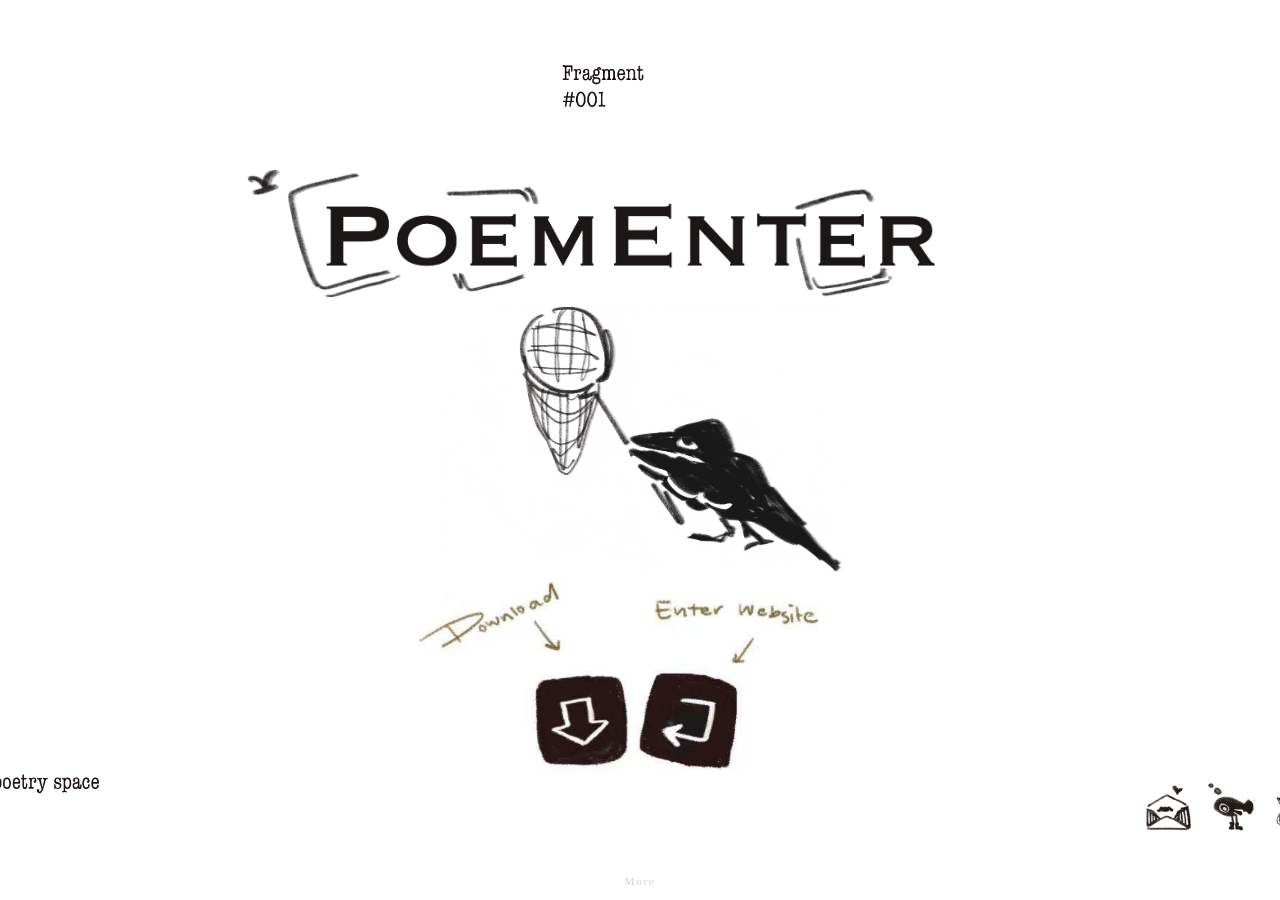
<file: index.html>
<!doctype html>
<html lang="zh-CN">
  <head>
    <meta charset="UTF-8" />
    <meta name="viewport" content="width=device-width, initial-scale=1" />
    <title>Poementer</title>
    <link rel="stylesheet" href="styles.css" />
  </head>
  <body>
    <main class="poster" aria-label="Poementer poster">
      <img class="piece lit lit-1" src="component/lit1.png" alt="Date 06-08.02. 2026" />
      <img class="piece lit lit-2" src="component/lit2.png" alt="写什么！" />
      <img class="piece lit lit-3" src="component/lit3.png" alt="Chapter 1. to be continute..." />
      <img class="piece logo" src="component/poementer_icon.png" alt="POEMENTER" />
      <img class="piece mascot" src="component/mascot.png" alt="Mascot with microphone" />
      <div class="piece indicators" aria-label="Indicators">
        <img class="indicators-img" src="component/indicators.jpg" alt="Indicators" />
        <a class="indicator-download" href="app-release.apk" download aria-label="下载软件"></a>
        <a
          class="indicator-web"
          href="https://cloud1-5gb0pbyl400845f5-1378788263.tcloudbaseapp.com/"
          target="_blank"
          rel="noopener noreferrer"
          aria-label="进入网页版"
        ></a>
      </div>
      <img class="piece lit lit-4" src="component/lit4.png" alt="Poementer an independent poetry space est.2026" />
      <img class="piece enter" src="component/sth.png" alt="Navigation icons" />
    </main>
    <a class="more-link" href="more/index.html" aria-label="More links and projects">More</a>
  </body>
</html>
</file>
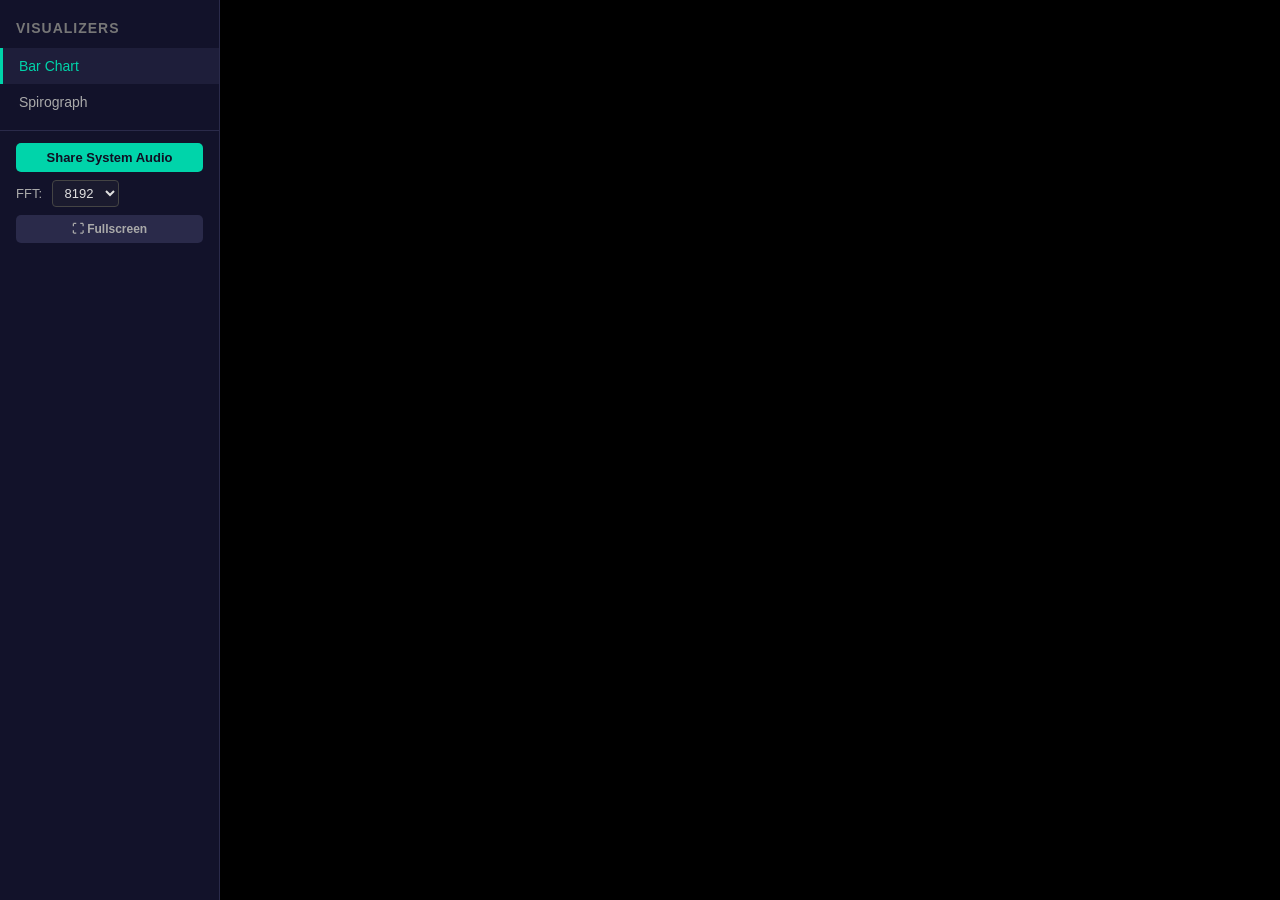
<file: audio-viz/index.html>
<!doctype html>
<html lang="en">
  <head>
    <meta charset="UTF-8" />
    <link rel="icon" type="image/svg+xml" href="./vite.svg" />
    <meta name="viewport" content="width=device-width, initial-scale=1.0" />
    <title>Audio Visualization</title>
    <script type="module" crossorigin src="./assets/index-ya3rnhoT.js"></script>
    <link rel="stylesheet" crossorigin href="./assets/index-CaedUQ47.css">
  </head>
  <body>
    <div id="app"></div>
  </body>
</html>
</file>
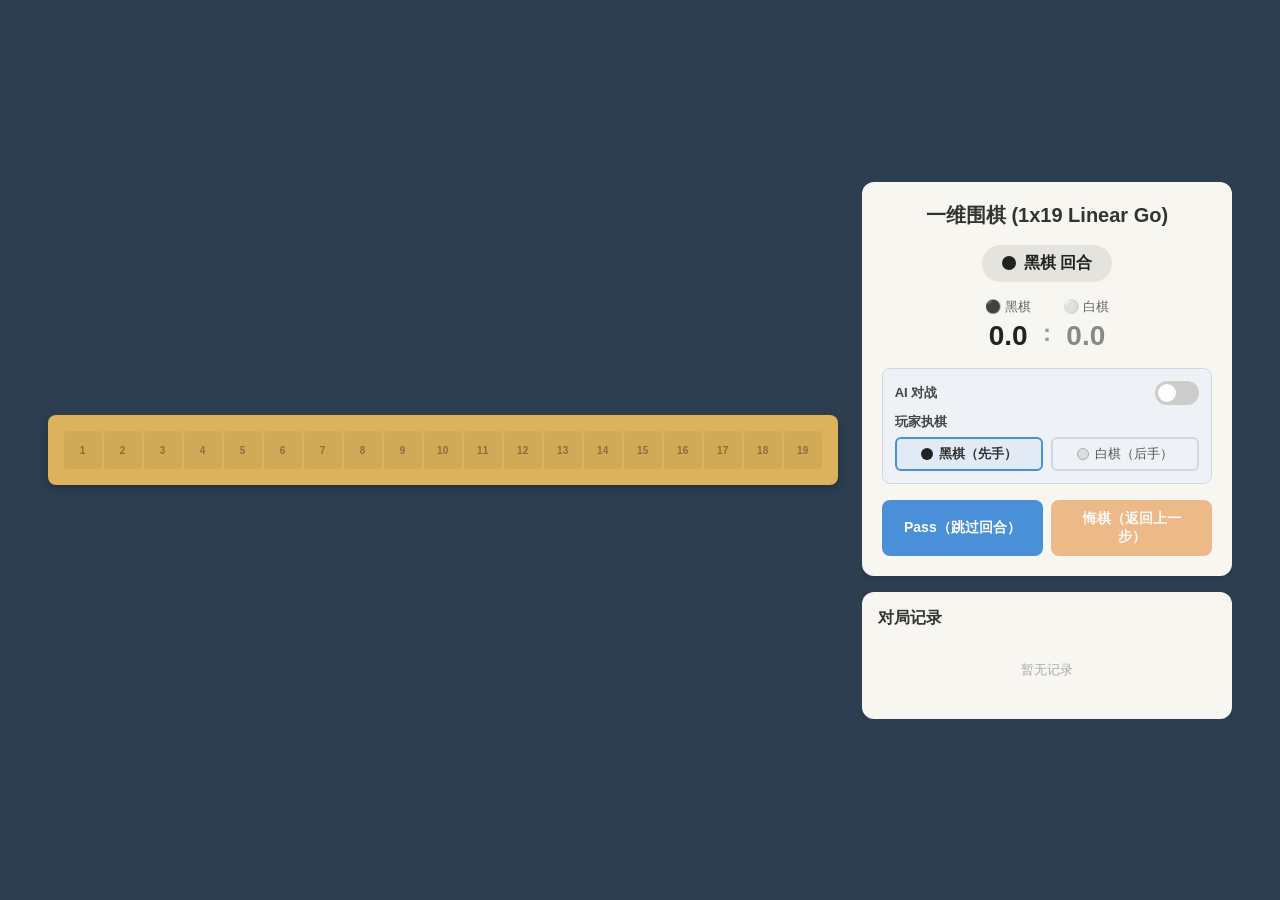
<file: linear-go/index.html>
<!DOCTYPE html>
<html lang="zh-CN">
  <head>
    <meta charset="UTF-8" />
    <meta name="viewport" content="width=device-width, initial-scale=1.0" />
    <title>一维围棋 (1x19 Linear Go)</title>
    <script type="module" crossorigin src="./assets/index-DbEi7yz3.js"></script>
    <link rel="stylesheet" crossorigin href="./assets/index-DJ0LLs6f.css">
  </head>
  <body>
    <div id="app"></div>
  </body>
</html>
</file>
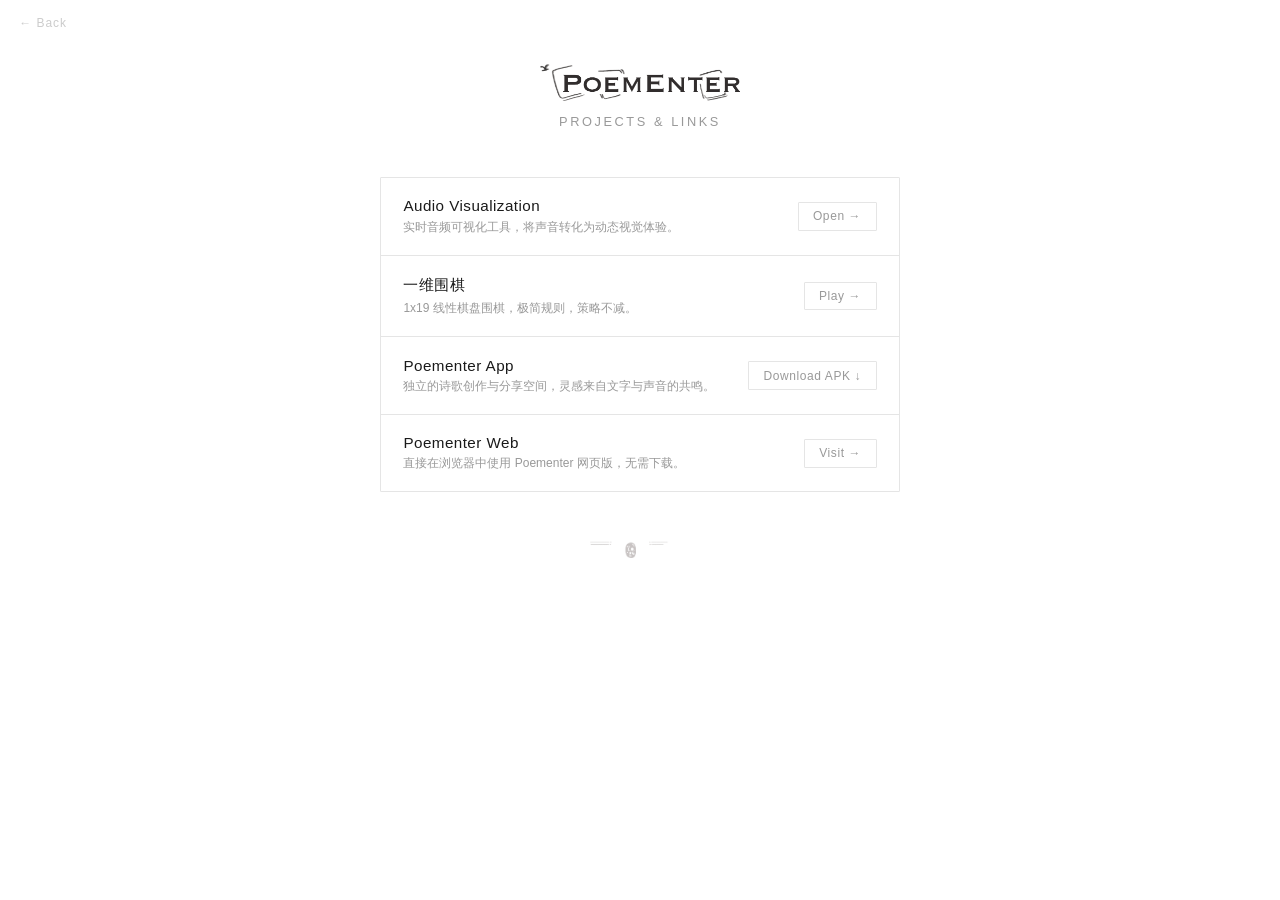
<file: more/index.html>
<!doctype html>
<html lang="zh-CN">
  <head>
    <meta charset="UTF-8" />
    <meta name="viewport" content="width=device-width, initial-scale=1" />
    <title>More — Poementer</title>
    <link rel="stylesheet" href="style.css" />
  </head>
  <body>
    <a class="back-link" href="../index.html" aria-label="Back to home">&larr; Back</a>

    <header class="more-header">
      <img class="more-logo" src="../component/poementer_icon.png" alt="Poementer" />
      <p class="more-subtitle">Projects & Links</p>
    </header>

    <main class="more-list">

      <div class="project-card">
        <div class="card-info">
          <h2 class="card-title">Audio Visualization</h2>
          <p class="card-desc">实时音频可视化工具，将声音转化为动态视觉体验。</p>
        </div>
        <a class="card-link" href="../audio-viz/index.html" target="_blank">Open &rarr;</a>
      </div>

      <div class="project-card">
        <div class="card-info">
          <h2 class="card-title">一维围棋</h2>
          <p class="card-desc">1x19 线性棋盘围棋，极简规则，策略不减。</p>
        </div>
        <a class="card-link" href="../linear-go/index.html" target="_blank">Play &rarr;</a>
      </div>

      <div class="project-card">
        <div class="card-info">
          <h2 class="card-title">Poementer App</h2>
          <p class="card-desc">独立的诗歌创作与分享空间，灵感来自文字与声音的共鸣。</p>
        </div>
        <a class="card-link" href="../app-release.apk" download>Download APK &darr;</a>
      </div>

      <div class="project-card">
        <div class="card-info">
          <h2 class="card-title">Poementer Web</h2>
          <p class="card-desc">直接在浏览器中使用 Poementer 网页版，无需下载。</p>
        </div>
        <a class="card-link" href="https://cloud1-5gb0pbyl400845f5-1378788263.tcloudbaseapp.com/" target="_blank" rel="noopener noreferrer">Visit &rarr;</a>
      </div>

    </main>

    <footer class="more-footer">
      <img class="footer-deco" src="../component/web.png" alt="" />
    </footer>
  </body>
</html>
</file>
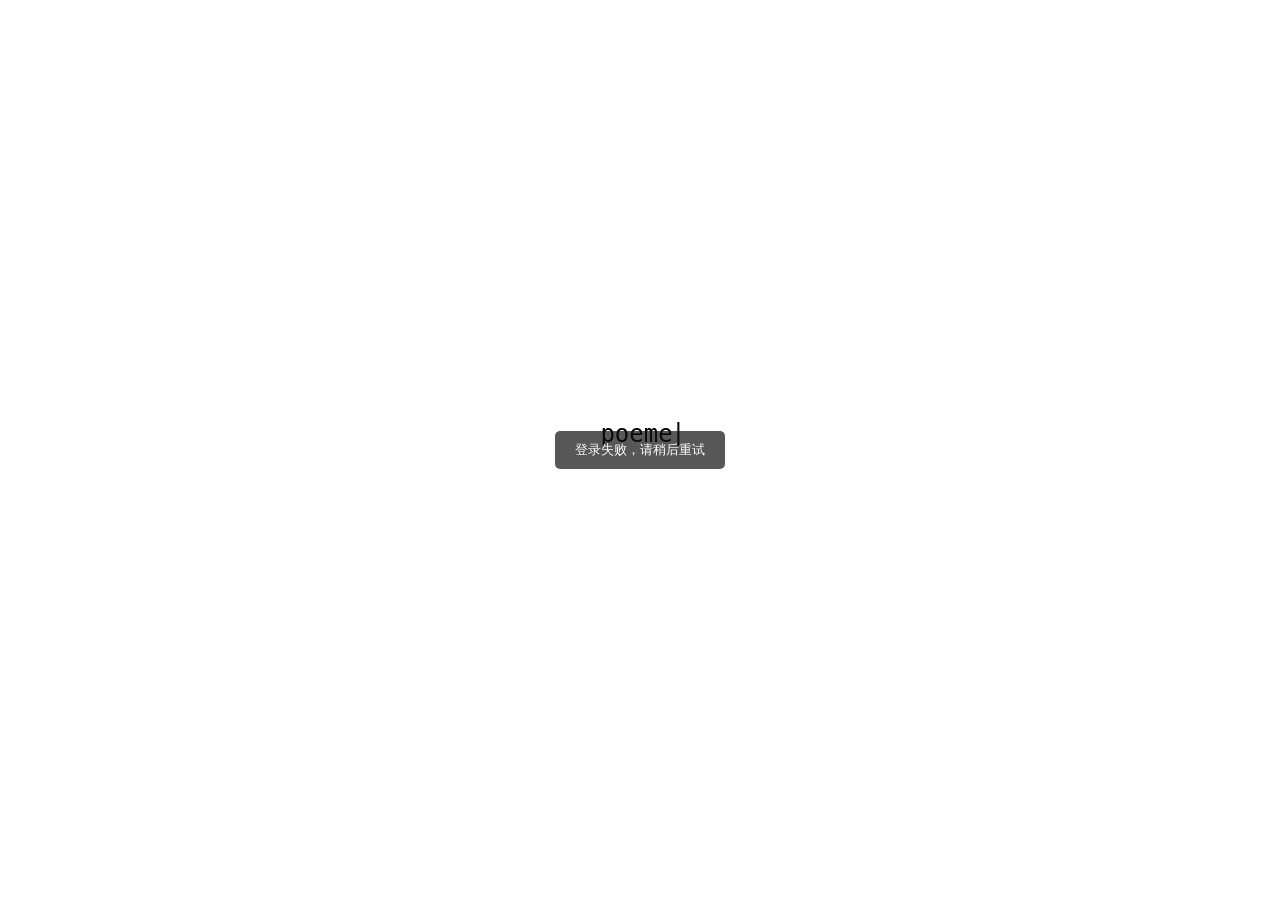
<file: apptry.html>
<!DOCTYPE html><html lang=zh-CN><head><meta charset=utf-8><meta http-equiv=X-UA-Compatible content="IE=edge"><title>poementer</title><script>var coverSupport = 'CSS' in window && typeof CSS.supports === 'function' && (CSS.supports('top: env(a)') || CSS.supports('top: constant(a)'))
            document.write('<meta name="viewport" content="width=device-width, user-scalable=no, initial-scale=1.0, maximum-scale=1.0, minimum-scale=1.0' + (coverSupport ? ', viewport-fit=cover' : '') + '" />')</script><link rel=stylesheet href=/static/index.883130ca.css></head><body><noscript><strong>Please enable JavaScript to continue.</strong></noscript><div id=app></div><script src=/static/js/chunk-vendors.0d067789.js></script><script src=/static/js/index.5208108e.js></script></body></html>
</file>
<file: styles.css>
:root {
  color-scheme: only light;
  --paper: #ffffff;
}

*,
*::before,
*::after {
  box-sizing: border-box;
}

body {
  margin: 0;
  min-height: 100vh;
  background: var(--paper);
  display: grid;
  place-items: center;
}

.poster {
  position: relative;
  width: min(96vw, calc(96vh * 49 / 32));
  aspect-ratio: 49 / 32;
  background: var(--paper);
  --edge: -14%;
}

.piece {
  position: absolute;
  display: block;
  height: auto;
}

.lit-1 {
  width: 7.5%;
  left: var(--edge);
  top: 2.2%;
}

.lit-2 {
  width: 6.6%;
  left: 47%;
  top: 2%;
  transform: translateX(-50%);
}

.lit-3 {
  width: 7%;
  right: var(--edge);
  left: auto;
  top: 2.2%;
}

.logo {
  width: 56%;
  left: 46%;
  top: 15%;
  transform: translateX(-50%);
}

.mascot {
  width: 33%;
  left: 50%;
  top: 32%;
  transform: translateX(-50%);
}

.indicators {
  width: 33%;
  left: 48%;
  top: 65%;
  transform: translateX(-50%);
  height: auto;
}

.indicators-img {
  display: block;
  width: 100%;
  height: auto;
}

.indicator-download {
  position: absolute;
  display: block;
  left: 30.5%;
  top: 51.5%;
  width: 22.5%;
  height: 43.5%;
  cursor: pointer;
}

.indicator-web {
  position: absolute;
  display: block;
  left: 56.2%;
  top: 50.5%;
  width: 23.7%;
  height: 45.9%;
  cursor: pointer;
}

.lit-4 {
  width: 20%;
  left: var(--edge);
  top: 87%;
}

.enter {
  width: 23%;
  right: var(--edge);
  left: auto;
  top: 90%;
}

@media (max-width: 900px) {
  body {
    display: block;
    overflow: hidden;
  }

  .poster {
    position: fixed;
    inset: 0;
    width: 100vw;
    height: 100svh;
    height: 100dvh;
    aspect-ratio: auto;
    --edge: 2vw;
  }

  .lit-2 {
    left: 50%;
  }

  .logo {
    width: 62%;
    left: 50%;
    top: 18%;
  }

  .mascot {
    width: 40%;
    top: 30%;
  }

  .indicators {
    width: 40%;
    left: 50%;
    top: 62%;
  }

  .lit-4 {
    width: 28%;
    left: 3%;
    top: 86%;
  }

  .enter {
    width: 28%;
    right: 3%;
    top: 88%;
  }
}

a.more-link,
a.more-link:link,
a.more-link:visited {
  position: fixed;
  bottom: 0.8rem;
  left: 50%;
  transform: translateX(-50%);
  font-size: 0.7rem;
  color: #999 !important;
  text-decoration: none !important;
  letter-spacing: 0.15em;
  opacity: 0.45;
  background: none;
  border: none;
  outline: none;
  transition: opacity 0.3s ease, color 0.3s ease;
}

a.more-link:hover,
a.more-link:active,
a.more-link:focus {
  opacity: 1;
  color: #555 !important;
}

@media (max-width: 600px) {
  body {
    overflow: hidden;
  }
}
</file>
<file: audio-viz/assets/index-CaedUQ47.css>
.bar-visualizer[data-v-6da3e66e]{display:flex;flex-direction:column;align-items:center;gap:12px}.visualizer-canvas[data-v-6da3e66e]{width:100%;max-width:760px;border-radius:8px}.band-info[data-v-6da3e66e]{display:flex;flex-wrap:wrap;justify-content:center;gap:4px}.band-chip[data-v-6da3e66e]{background:#000;color:#ccc;font-size:11px;font-family:monospace;font-weight:700;padding:2px 6px;min-width:36px;width:36px;text-align:center;transition:opacity .05s}.spiro-container[data-v-c610a9ff]{width:100%;height:100%;display:flex;flex-direction:column;align-items:center;justify-content:center;overflow:hidden}.spiro-canvas[data-v-c610a9ff]{background:#000;max-width:100%;max-height:100%;aspect-ratio:1 / 1;object-fit:contain;flex-shrink:0}.spiro-canvas.fullscreen[data-v-c610a9ff]{border:none;border-radius:0}*,*:before,*:after{box-sizing:border-box;margin:0;padding:0}html,body{height:100%;overflow:hidden}body{font-family:Segoe UI,Inter,Helvetica,Arial,sans-serif;background:#000;color:#e0e0e0}#app{height:100%}.app-shell{display:flex;height:100vh}.sidebar{width:220px;min-width:220px;background:#12122a;border-right:1px solid #2a2a4a;padding:20px 0;display:flex;flex-direction:column;overflow-y:auto}.sidebar-title{font-size:14px;color:#777;text-transform:uppercase;letter-spacing:1px;padding:0 16px;margin-bottom:12px}.viz-list{list-style:none}.viz-item{padding:10px 16px;font-size:14px;cursor:pointer;color:#aaa;transition:background .15s,color .15s;border-left:3px solid transparent}.viz-item:hover{background:#1e1e3a;color:#ddd}.viz-item.active{background:#1e1e3a;color:#00d4aa;border-left-color:#00d4aa}.sidebar-controls{border-top:1px solid #2a2a4a;margin-top:12px;padding:14px 16px 10px}.ctrl-section-title{font-size:11px;color:#777;text-transform:uppercase;letter-spacing:1px;margin-bottom:8px;margin-top:2px}.sidebar-slider-row{display:flex;align-items:center;gap:6px;margin-bottom:5px}.sidebar-ctrl-label{width:36px;font-size:11px;font-family:monospace;text-align:right}.sidebar-ctrl-label.low{color:#f86}.sidebar-ctrl-label.mid{color:#6bf}.sidebar-ctrl-label.high{color:#8f6}.sidebar-slider-row input[type=range]{flex:1;width:0;height:3px;accent-color:#00d4aa;cursor:pointer}.sidebar-ctrl-val{width:30px;font-size:10px;font-family:monospace;color:#888;text-align:left}.sidebar-reset-btn{background:transparent;color:#666;border:1px solid #2a2a4a;border-radius:3px;padding:3px 10px;font-size:11px;cursor:pointer;margin-top:8px;transition:color .15s,border-color .15s}.sidebar-reset-btn:hover{color:#aaa;border-color:#4a4a6a}.main{flex:1;display:flex;flex-direction:column;overflow:hidden}.btn{display:block;width:100%;padding:7px 14px;border:none;border-radius:5px;font-size:13px;font-weight:600;cursor:pointer;transition:background .2s;margin-bottom:8px}.btn.start{background:#00d4aa;color:#0f0f23}.btn.start:hover{background:#00e6b8}.btn.stop{background:#e04040;color:#fff}.btn.stop:hover{background:#f05050}.btn.fullscreen{background:#2a2a4a;color:#aaa;text-align:center;font-size:12px}.btn.fullscreen:hover{background:#3a3a5a;color:#ddd}.fft-label{display:block;font-size:13px;color:#aaa;margin-bottom:8px}.fft-label select{background:#1a1a2e;color:#e0e0e0;border:1px solid #444;border-radius:4px;padding:4px 8px;font-size:13px;margin-left:6px}.error{color:#e04040;font-size:12px;padding:6px 16px;flex-shrink:0}.viz-container{flex:1;display:flex;align-items:center;justify-content:center;padding:0;overflow:hidden;background:#000}.viz-container:fullscreen{background:#000;padding:0}
</file>
<file: linear-go/assets/index-DJ0LLs6f.css>
.board-container[data-v-5ce6d03e]{display:flex;flex-direction:column;align-items:center;position:relative}.board[data-v-5ce6d03e]{display:flex;gap:2px;padding:16px;background:#dcb35c;border-radius:8px;box-shadow:0 4px 12px #0003}.cell[data-v-5ce6d03e]{width:38px;height:38px;display:flex;align-items:center;justify-content:center;cursor:pointer;position:relative;border-radius:4px;transition:background-color .15s}.cell-empty[data-v-5ce6d03e]{background:#0000000d}.cell-empty[data-v-5ce6d03e]:hover{background:#0000001f}.cell-empty[data-v-5ce6d03e]:active{background:#0000002e}.cell-last-move[data-v-5ce6d03e]{box-shadow:inset 0 0 0 2px #ff323299}.cell-ko[data-v-5ce6d03e]{box-shadow:inset 0 0 0 2px #ffc800cc}.cell-inner[data-v-5ce6d03e]{width:100%;height:100%;display:flex;align-items:center;justify-content:center}.stone[data-v-5ce6d03e]{display:block;width:32px;height:32px;border-radius:50%;box-shadow:1px 1px 3px #0006}.black-stone[data-v-5ce6d03e]{background:radial-gradient(circle at 35% 35%,#555,#111)}.white-stone[data-v-5ce6d03e]{background:radial-gradient(circle at 35% 35%,#fff,#ccc)}.position-label[data-v-5ce6d03e]{font-size:10px;color:#8b6f3a;font-weight:700;-webkit-user-select:none;user-select:none}.board-lock[data-v-5ce6d03e]{position:absolute;top:0;left:0;right:0;bottom:0;display:flex;align-items:center;justify-content:center;pointer-events:none}.lock-text[data-v-5ce6d03e]{background:#0000008c;color:#fff;font-size:15px;font-weight:600;padding:10px 24px;border-radius:8px;pointer-events:none}.error-message[data-v-5ce6d03e]{color:#e74c3c;font-size:14px;font-weight:500;padding:6px 16px;background:#e74c3c1a;border-radius:4px;position:absolute;top:calc(100% + 8px);white-space:nowrap}.game-info[data-v-43c0e0b6]{display:flex;flex-direction:column;gap:16px;padding:20px;background:#f8f6f0;border-radius:12px;box-shadow:0 2px 8px #0000001a;min-width:280px}.game-title[data-v-43c0e0b6]{margin:0;font-size:20px;text-align:center;color:#333}.status-section[data-v-43c0e0b6]{text-align:center}.turn-indicator[data-v-43c0e0b6]{display:inline-flex;align-items:center;gap:8px;padding:8px 20px;border-radius:20px;font-size:16px;font-weight:600;transition:all .3s}.turn-dot[data-v-43c0e0b6]{width:14px;height:14px;border-radius:50%;display:inline-block}.dot-black[data-v-43c0e0b6]{background:#222}.dot-white[data-v-43c0e0b6]{background:#ddd;border:1px solid #aaa}.black-turn[data-v-43c0e0b6]{background:#00000014;color:#222}.white-turn[data-v-43c0e0b6]{background:#c8c8c866;color:#555}.score-section[data-v-43c0e0b6]{text-align:center}.score-row[data-v-43c0e0b6]{display:flex;justify-content:center;align-items:center;gap:12px}.score-item[data-v-43c0e0b6]{display:flex;flex-direction:column;align-items:center;gap:4px}.score-label[data-v-43c0e0b6]{font-size:13px;color:#666}.score-value[data-v-43c0e0b6]{font-size:28px;font-weight:700}.black-score .score-value[data-v-43c0e0b6]{color:#222}.white-score .score-value[data-v-43c0e0b6]{color:#888}.score-divider[data-v-43c0e0b6]{font-size:24px;font-weight:700;color:#999;margin-top:16px}.score-detail[data-v-43c0e0b6]{font-size:12px;color:#888;margin-top:6px}.action-section[data-v-43c0e0b6]{display:flex;flex-direction:column;gap:12px}.action-row[data-v-43c0e0b6]{display:flex;gap:8px}.action-row .btn[data-v-43c0e0b6]{flex:1}.btn[data-v-43c0e0b6]{padding:10px 20px;border:none;border-radius:8px;font-size:14px;font-weight:600;cursor:pointer;transition:all .2s}.btn[data-v-43c0e0b6]:disabled{opacity:.5;cursor:not-allowed}.btn-pass[data-v-43c0e0b6]{background:#4a90d9;color:#fff}.btn-pass[data-v-43c0e0b6]:hover:not(:disabled){background:#357abd}.btn-pass[data-v-43c0e0b6]:active:not(:disabled){background:#2a6cb5}.btn-undo[data-v-43c0e0b6]{background:#e67e22;color:#fff}.btn-undo[data-v-43c0e0b6]:hover:not(:disabled){background:#d35400}.btn-undo[data-v-43c0e0b6]:active:not(:disabled){background:#ba4a00}.btn-settle[data-v-43c0e0b6]{background:#e67e22;color:#fff}.btn-settle[data-v-43c0e0b6]:hover{background:#d35400}.btn-continue[data-v-43c0e0b6]{background:#95a5a6;color:#fff}.btn-continue[data-v-43c0e0b6]:hover{background:#7f8c8d}.btn-start[data-v-43c0e0b6]{background:#27ae60;color:#fff;width:100%;padding:14px 20px;font-size:16px}.btn-start[data-v-43c0e0b6]:hover:not(:disabled){background:#1e8449}.btn-start[data-v-43c0e0b6]:active:not(:disabled){background:#167a3a}.btn-restart[data-v-43c0e0b6]{background:#27ae60;color:#fff;width:100%}.btn-restart[data-v-43c0e0b6]:hover{background:#1e8449}.start-section[data-v-43c0e0b6]{display:flex;flex-direction:column}.cycle-settlement[data-v-43c0e0b6]{display:flex;flex-direction:column;align-items:center;gap:8px;padding:12px;background:#e67e221a;border-radius:8px;border:1px solid rgba(230,126,34,.3)}.cycle-hint[data-v-43c0e0b6]{margin:0;font-size:14px;font-weight:600;color:#e67e22}.cycle-buttons[data-v-43c0e0b6]{display:flex;gap:8px}.color-select-row[data-v-43c0e0b6]{display:flex;flex-direction:column;gap:6px}.color-radio-group[data-v-43c0e0b6]{display:flex;gap:8px}.color-radio[data-v-43c0e0b6]{display:flex;align-items:center;gap:6px;padding:6px 12px;border-radius:6px;border:2px solid #d0d7e2;cursor:pointer;font-size:13px;color:#555;transition:all .15s;flex:1;justify-content:center}.color-radio input[data-v-43c0e0b6]{position:absolute;opacity:0;width:0;height:0}.color-radio.active[data-v-43c0e0b6]{border-color:#4a90d9;background:#4a90d914;color:#333;font-weight:600}.color-radio[data-v-43c0e0b6]:hover{border-color:#4a90d9}.color-dot[data-v-43c0e0b6]{width:12px;height:12px;border-radius:50%;display:inline-block}.ai-info-row[data-v-43c0e0b6]{display:flex;justify-content:center;padding:4px 0}.ai-info-text[data-v-43c0e0b6]{font-size:12px;color:#666;font-weight:500}.ai-section[data-v-43c0e0b6]{display:flex;flex-direction:column;gap:8px;padding:12px;background:#eef2f7;border-radius:8px;border:1px solid #d0d7e2}.ai-toggle-row[data-v-43c0e0b6]{display:flex;justify-content:space-between;align-items:center}.ai-depth-row[data-v-43c0e0b6]{display:flex;flex-direction:column;gap:4px}.ai-label[data-v-43c0e0b6]{font-size:13px;font-weight:600;color:#444}.depth-control[data-v-43c0e0b6]{display:flex;align-items:center;gap:8px}.depth-slider[data-v-43c0e0b6]{flex:1;height:4px;-webkit-appearance:none;-moz-appearance:none;appearance:none;background:#c0c8d4;border-radius:2px;outline:none;cursor:pointer}.depth-slider[data-v-43c0e0b6]::-webkit-slider-thumb{-webkit-appearance:none;width:16px;height:16px;border-radius:50%;background:#4a90d9;cursor:pointer;border:2px solid white;box-shadow:0 1px 3px #0003}.depth-value[data-v-43c0e0b6]{font-size:13px;font-weight:600;color:#4a90d9;min-width:40px;text-align:right}.ai-thinking-indicator[data-v-43c0e0b6]{display:flex;align-items:center;gap:6px;font-size:13px;color:#e67e22;font-weight:600}.thinking-dot[data-v-43c0e0b6]{width:8px;height:8px;border-radius:50%;background:#e67e22;animation:pulse-43c0e0b6 1s ease-in-out infinite}@keyframes pulse-43c0e0b6{0%,to{opacity:1}50%{opacity:.3}}.switch[data-v-43c0e0b6]{position:relative;display:inline-block;width:44px;height:24px}.switch input[data-v-43c0e0b6]{opacity:0;width:0;height:0}.switch-slider[data-v-43c0e0b6]{position:absolute;cursor:pointer;top:0;left:0;right:0;bottom:0;background-color:#ccc;transition:.3s;border-radius:24px}.switch-slider[data-v-43c0e0b6]:before{position:absolute;content:"";height:18px;width:18px;left:3px;bottom:3px;background-color:#fff;transition:.3s;border-radius:50%}.switch input:checked+.switch-slider[data-v-43c0e0b6]{background-color:#27ae60}.switch input:checked+.switch-slider[data-v-43c0e0b6]:before{transform:translate(20px)}.game-over-section[data-v-43c0e0b6]{display:flex;flex-direction:column;gap:12px;align-items:center}.winner-banner[data-v-43c0e0b6]{padding:12px 24px;border-radius:8px;font-size:20px;font-weight:700;text-align:center}.black-wins[data-v-43c0e0b6]{background:#0000001a;color:#222}.white-wins[data-v-43c0e0b6]{background:#c8c8c84d;color:#555}.draw[data-v-43c0e0b6]{background:#6464641a;color:#666}.game-log[data-v-f902bbba]{display:flex;flex-direction:column;gap:8px;padding:16px;background:#f8f6f0;border-radius:12px;box-shadow:0 2px 8px #0000001a;min-width:280px;max-height:300px}.log-title[data-v-f902bbba]{margin:0;font-size:16px;color:#333}.log-list[data-v-f902bbba]{flex:1;overflow-y:auto;display:flex;flex-direction:column;gap:4px;padding:4px;max-height:240px}.log-entry[data-v-f902bbba]{font-size:13px;color:#555;padding:3px 6px;border-radius:4px;background:#fff;border-left:3px solid #dcb35c}.log-empty[data-v-f902bbba]{font-size:13px;color:#aaa;text-align:center;padding:20px}.app[data-v-662453d4]{min-height:100vh;display:flex;align-items:center;justify-content:center;padding:20px}.game-layout[data-v-662453d4]{display:flex;gap:24px;justify-content:center;align-items:flex-start}.board-wrapper[data-v-662453d4]{flex-shrink:0;position:sticky;top:50%;transform:translateY(-50%);align-self:center}.info-section[data-v-662453d4]{display:flex;flex-direction:column;gap:16px;min-width:280px;flex-shrink:0;max-height:calc(100vh - 40px);overflow-y:auto}*{margin:0;padding:0;box-sizing:border-box}body{font-family:-apple-system,BlinkMacSystemFont,Segoe UI,Roboto,Helvetica Neue,Arial,sans-serif;background:#2c3e50;color:#333;-webkit-font-smoothing:antialiased;-moz-osx-font-smoothing:grayscale}
</file>
<file: more/style.css>
:root {
  color-scheme: only light;
  --paper: #ffffff;
  --text: #1a1a1a;
  --muted: #999;
  --border: #e5e5e5;
}

*,
*::before,
*::after {
  box-sizing: border-box;
  margin: 0;
  padding: 0;
}

body {
  background: var(--paper);
  color: var(--text);
  font-family: -apple-system, BlinkMacSystemFont, "Segoe UI", Roboto, "Helvetica Neue", Arial, sans-serif;
  min-height: 100vh;
  display: flex;
  flex-direction: column;
  align-items: center;
  padding: 2rem 1rem 3rem;
}

/* Back link */
.back-link {
  position: fixed;
  top: 1rem;
  left: 1.2rem;
  font-size: 0.75rem;
  color: var(--muted);
  text-decoration: none;
  letter-spacing: 0.08em;
  opacity: 0.5;
  transition: opacity 0.3s ease, color 0.3s ease;
  z-index: 10;
}

.back-link:hover {
  opacity: 1;
  color: var(--text);
}

/* Header */
.more-header {
  text-align: center;
  margin-bottom: 3rem;
  margin-top: 2rem;
}

.more-logo {
  width: 200px;
  height: auto;
  display: block;
  margin: 0 auto 0.8rem;
  opacity: 0.9;
}

.more-subtitle {
  font-size: 0.8rem;
  color: var(--muted);
  letter-spacing: 0.2em;
  text-transform: uppercase;
}

/* Project list */
.more-list {
  width: 100%;
  max-width: 520px;
  display: flex;
  flex-direction: column;
  gap: 1px;
  background: var(--border);
  border: 1px solid var(--border);
  border-radius: 1px;
}

.project-card {
  background: var(--paper);
  display: flex;
  align-items: center;
  justify-content: space-between;
  padding: 1.2rem 1.4rem;
  gap: 1rem;
}

.card-info {
  flex: 1;
  min-width: 0;
}

.card-title {
  font-size: 0.95rem;
  font-weight: 500;
  color: var(--text);
  letter-spacing: 0.03em;
  margin-bottom: 0.2rem;
}

.card-desc {
  font-size: 0.75rem;
  color: var(--muted);
  line-height: 1.5;
}

.card-link {
  flex-shrink: 0;
  font-size: 0.75rem;
  color: var(--muted);
  text-decoration: none;
  border: 1px solid var(--border);
  padding: 0.4rem 0.9rem;
  border-radius: 1px;
  letter-spacing: 0.05em;
  white-space: nowrap;
  transition: all 0.3s ease;
}

.card-link:hover {
  color: var(--text);
  border-color: var(--text);
  background: var(--text);
  color: var(--paper);
}

/* Footer decoration */
.more-footer {
  margin-top: 3rem;
  text-align: center;
}

.footer-deco {
  width: 100px;
  height: auto;
  opacity: 0.25;
}

/* Responsive */
@media (max-width: 600px) {
  body {
    padding: 1.5rem 0.8rem 2rem;
  }

  .more-logo {
    width: 150px;
  }

  .project-card {
    padding: 1rem 1rem;
  }

  .card-title {
    font-size: 0.9rem;
  }

  .card-desc {
    font-size: 0.7rem;
  }

  .card-link {
    font-size: 0.7rem;
    padding: 0.35rem 0.7rem;
  }
}
</file>
